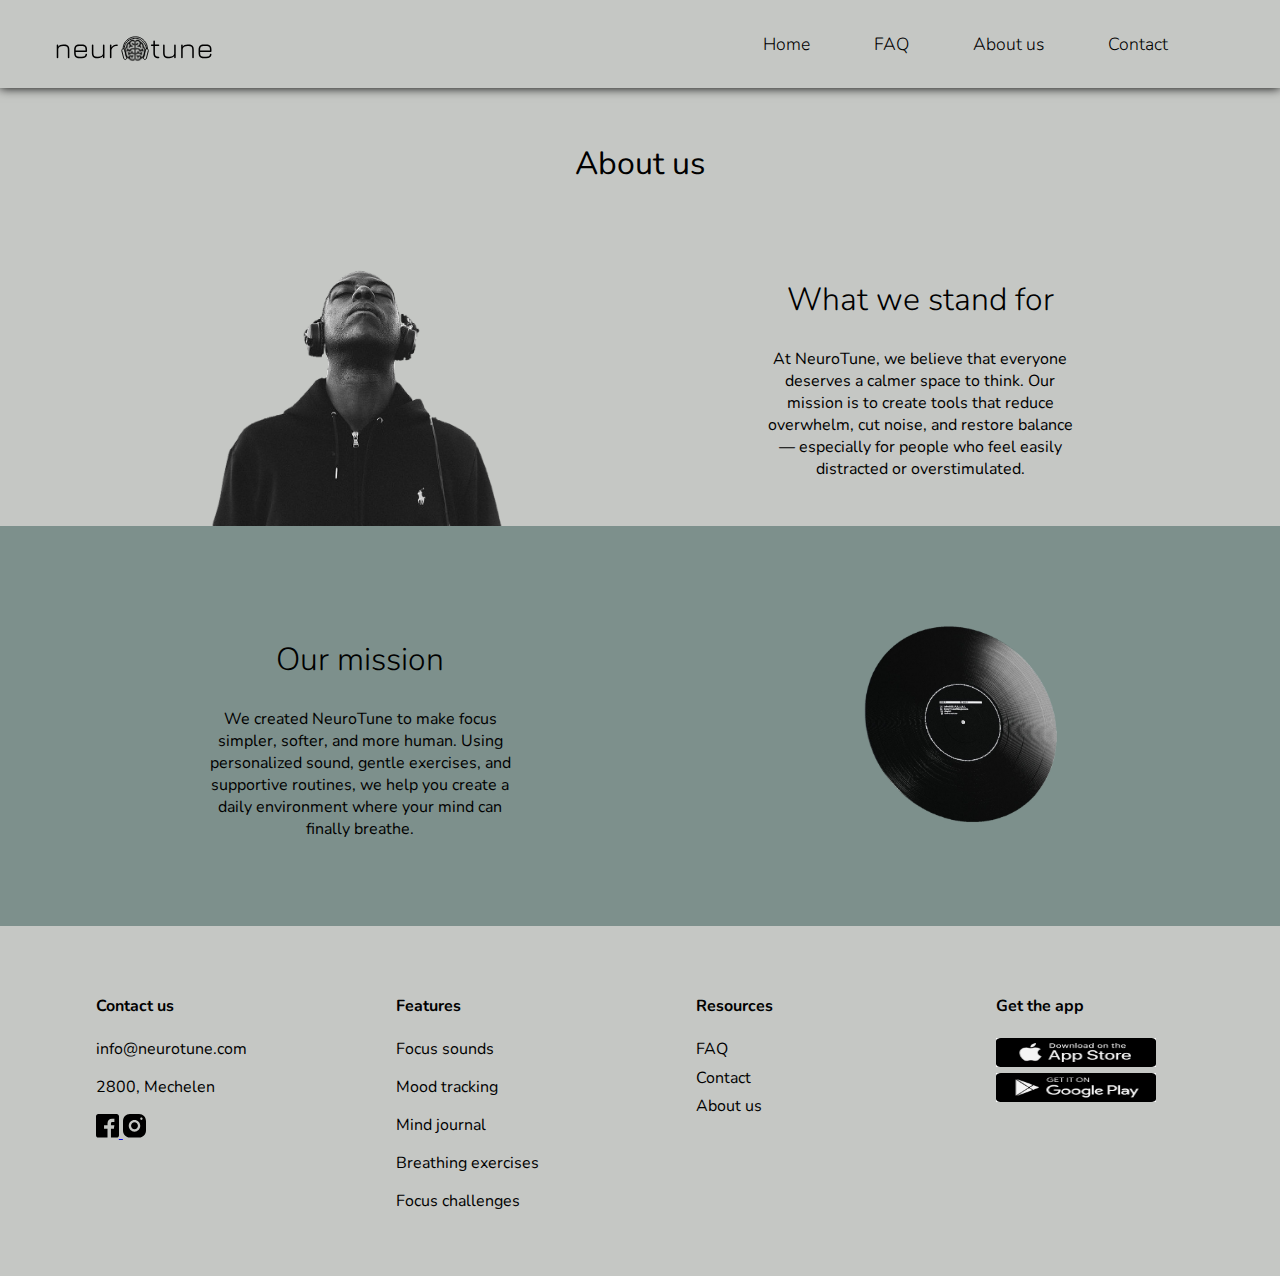
<file: about.html>
<!DOCTYPE html>
<html lang="en">
<head>
    <meta charset="UTF-8">
    <meta name="viewport" content="width=device-width, initial-scale=1.0">
    <title>About</title>
    <link rel="stylesheet" href="css/style.css">
</head>
<body>
    <header>
        <nav>
            <a class="logo" href="index.html">
                <img class="logo" src="images/logo-neurotune-svg.svg" alt="Neurotune logo">
            </a>
            
            <input type="checkbox" id="hamburger">

            <label for="hamburger" class="hamburger">
                <span></span>
                <span></span>
                <span></span>
            </label>

            <div class="slideout">
                <a class="links" href="index.html">Home</a>
                <a class="links" href="faq.html">FAQ</a>
                <a class="links" href="about.html">About us</a>
                <a class="links" href="contact.html">Contact</a>
            </div>   
        </nav>
    </header>

    <main>
        <section class="about-section1">
                <h1>About us</h1>
        <div class="about-wrapper1">
            <div>
                <h2>What we stand for</h2>
                <p>At NeuroTune, we believe that everyone deserves a calmer space to think. Our mission is to create tools that reduce overwhelm, cut noise, and restore balance — especially for people who feel easily distracted or overstimulated.</p>
            </div>

            <div>
                <img class="aboutimg1" src="images/about-image-man.png" alt="afbeelding man">
            </div>
        </div>    
        </section>

        <section class="about-section2">
           <div class="about-wrapper2">
            <div>
                <h2>Our mission</h2>
                <p>We created NeuroTune to make focus simpler, softer, and more human. Using personalized sound, gentle exercises, and supportive routines, we help you create a daily environment where your mind can finally breathe.</p>
            </div>

            <div>
                <img class="aboutimg2" src="images/about-image-cd.png" alt="afbeelding cd">
            </div>
           </div>  
        </section>
    </main>

    <footer>
        <div class="footer-item">
            <div class="contact-footer">
                <h3 class="validateheaderabout">.</h3>
                <h4>Contact us</h4>
                <p>info@neurotune.com</p>
                <p>2800, Mechelen</p>
                <div class="socials-icons">
                    <a href="#">
                        <img class="icon" src="images/Facebook-logo.svg" alt="Facebook logo">
                    </a>

                    <a href="#">
                        <img class="icon" src="images/Instagram-logo.svg" alt="Instagram logo">
                    </a>
                </div>
            </div>
        </div>
        <div class="footer-item">
            <div>
                <h4>Features</h4>
                <ul>
                    <li><p>Focus sounds</p></li>
                    <li><p>Mood tracking</p></li>
                    <li><p>Mind journal</p></li>
                    <li><p>Breathing exercises</p></li>
                    <li><p>Focus challenges</p></li>
                </ul>
            </div>
        </div>


        <div class="footer-item">
            <div class="resources" >
                <h4>Resources</h4>
                <ul>
                    <li><a class="footerlink" href="faq.html">FAQ</a></li>
                    <li><a class="footerlink" href="contact.html">Contact</a></li>
                    <li><a class="footerlink" href="about.html">About us</a></li>
                </ul>
            </div>
        </div>

        <div class="footer-item">
            <div class="get-app" >
                <h4>Get the app</h4>
                <a href="#">
                    <img src="images/app-store-downlaod.jpg" alt="Download app store">
                </a>

                <a href="#">
                    <img src="images/google-play-download.jpg" alt="Download google play">
                </a>
            </div>
        </div>
    </footer>
</body>
</html>
</file>
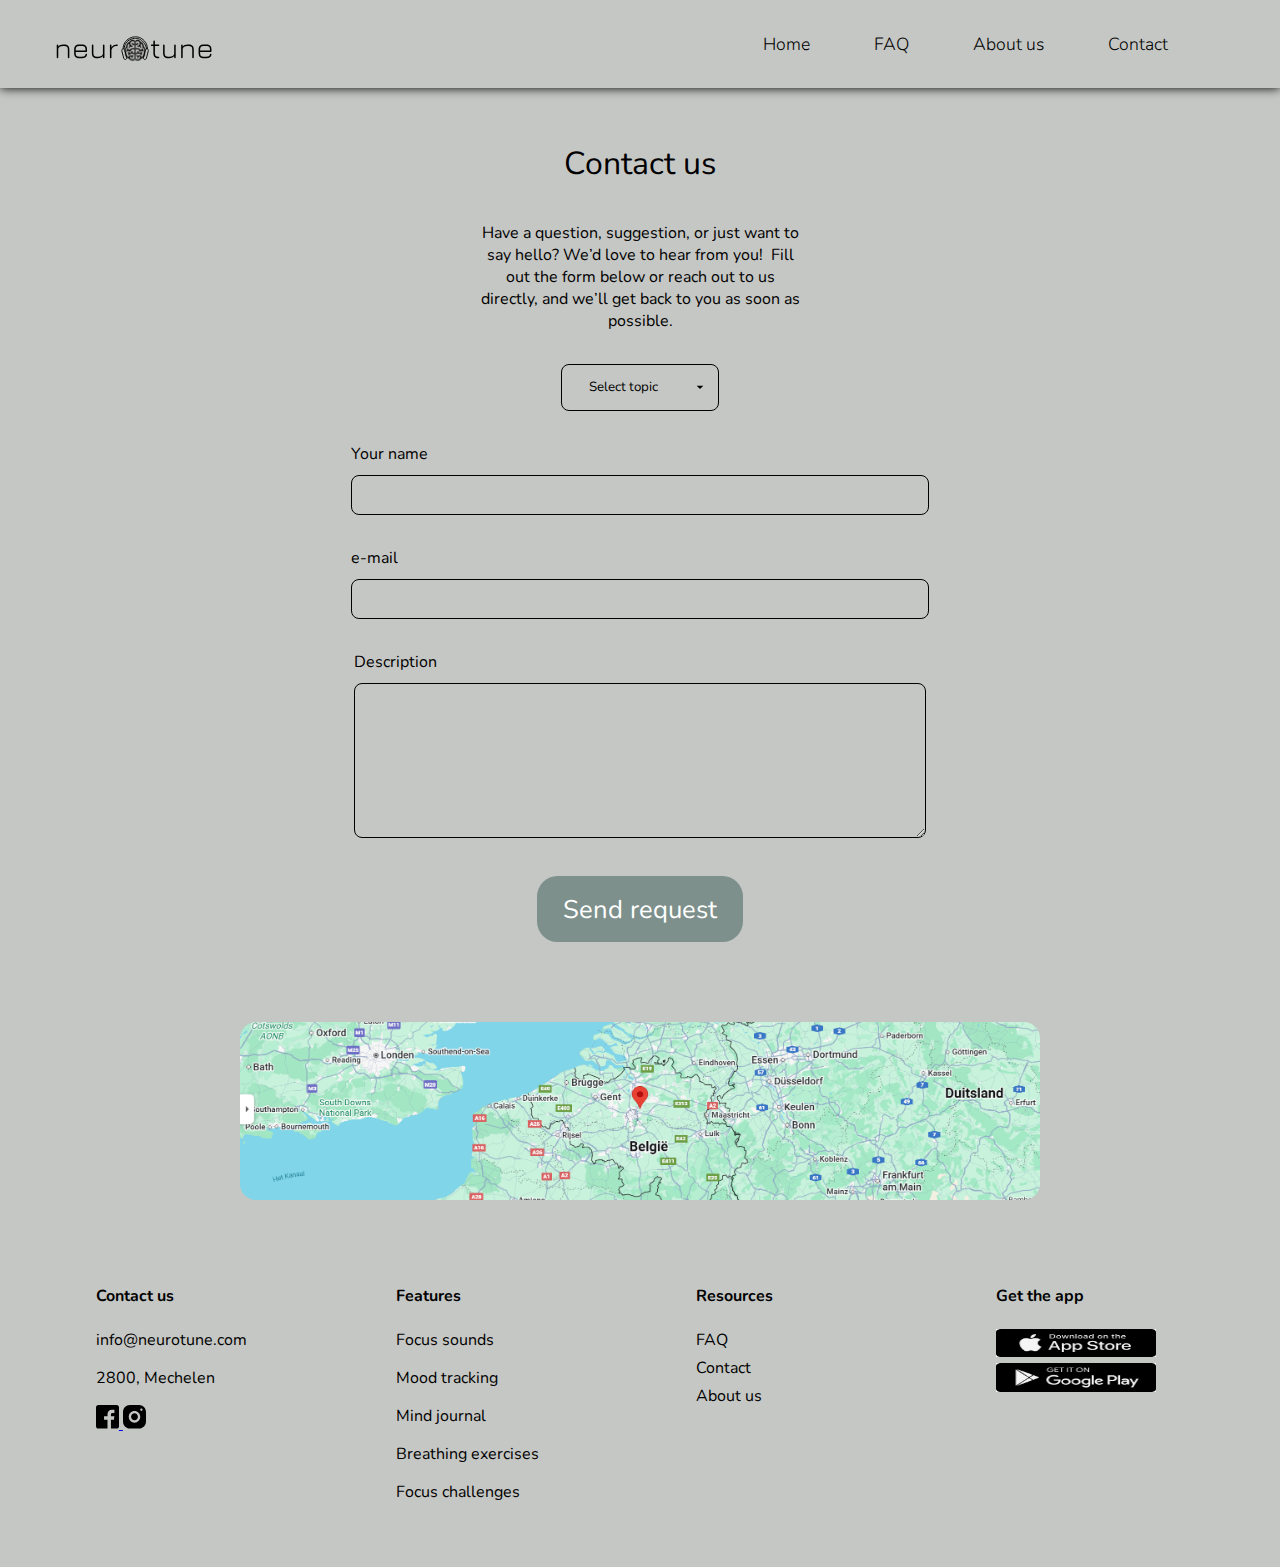
<file: contact.html>
<!DOCTYPE html>
<html lang="en">
<head>
    <meta charset="UTF-8">
    <meta name="viewport" content="width=device-width, initial-scale=1.0">
    <title>Contact us</title>
    <link rel="stylesheet" href="css/style.css">
</head>
<body>
    <header>
        <nav>
            <a class="logo" href="index.html">
                <img class="logo" src="images/logo-neurotune-svg.svg" alt="Neurotune logo">
            </a>
        
            <input type="checkbox" id="hamburger">

            <label for="hamburger" class="hamburger">
                <span></span>
                <span></span>
                <span></span>
            </label>

            <div class="slideout">
                <a class="links" href="index.html">Home</a>
                <a class="links" href="faq.html">FAQ</a>
                <a class="links" href="about.html">About us</a>
                <a class="links" href="contact.html">Contact</a>
            </div>   
        </nav>
    </header>
    <main>
        <section class="contact-section">
            <div class="contact">
                <h1>Contact us</h1>
                <p>Have a question, suggestion, or just want to say hello? We’d love to hear from you!  Fill out the form below or reach out to us directly, and we’ll get back to you as soon as possible.</p>
            <div class="contact-layout">
                <form action="contact-form">
                    <div class="topic">
                        <label for="topic"></label>
                        <select name="topic" id="topic">
                            <option value="" disabled selected>Select topic</option>
                            <option value="support">Support</option>
                            <option value="general">General question</option>
                            <option value="other">Other</option>
                        </select>
                    </div>

                    <div>
                        <label for="Your-name">Your name</label>
                        <input type="text" id="Your-name">
                    </div>

                    <div>
                        <label for="e-mail">e-mail</label>
                        <input type="text" id="e-mail">
                    </div>

                    <div>
                        <label  for="description" >Description</label>
                        <textarea class="description" id="description" rows="5"></textarea>
                    </div>

                    <a class="btn" href="#">Send request</a>
                </form>
            </div>

            <div class="kaart-wrapper">
        <img class="kaart" src="images/map.png" alt="locatie">
        </div>
        </div>
        </section>
        
        
        
    </main>

    <footer>
        <div class="footer-item">
            <div class="contact-footer">
                <h2 class="invisibleheadercontact">2</h2>
                <h3 class="invisibleheadercontact">&</h3>
                <h4 id="contacth2">Contact us</h4>
                <p>info@neurotune.com</p>
                <p>2800, Mechelen</p>
                <div class="socials-icons">
                    <a href="#">
                        <img class="icon" src="images/Facebook-logo.svg" alt="Facebook logo">
                    </a>

                    <a href="#">
                        <img class="icon" src="images/Instagram-logo.svg" alt="Instagram logo">
                    </a>
                </div>
            </div>
        </div>
        <div class="footer-item">
            <div >
                <h4>Features</h4>
                <ul>
                    <li><p>Focus sounds</p></li>
                    <li><p>Mood tracking</p></li>
                    <li><p>Mind journal</p></li>
                    <li><p>Breathing exercises</p></li>
                    <li><p>Focus challenges</p></li>
                </ul>
            </div>
        </div>


        <div class="footer-item">
            <div class="resources" >
                <h4>Resources</h4>
                <ul>
                    <li><a class="footerlink" href="faq.html">FAQ</a></li>
                    <li><a class="footerlink" href="contact.html">Contact</a></li>
                    <li><a class="footerlink" href="about.html">About us</a></li>
                </ul>
            </div>
        </div>

        <div class="footer-item">
            <div class="get-app" >
                <h4>Get the app</h4>
                <a href="#">
                    <img src="images/app-store-downlaod.jpg" alt="Download app store">
                </a>

                <a href="#">
                    <img src="images/google-play-download.jpg" alt="Download google play">
                </a>
            </div>
        </div>
    </footer>
</body>
</html>
</file>
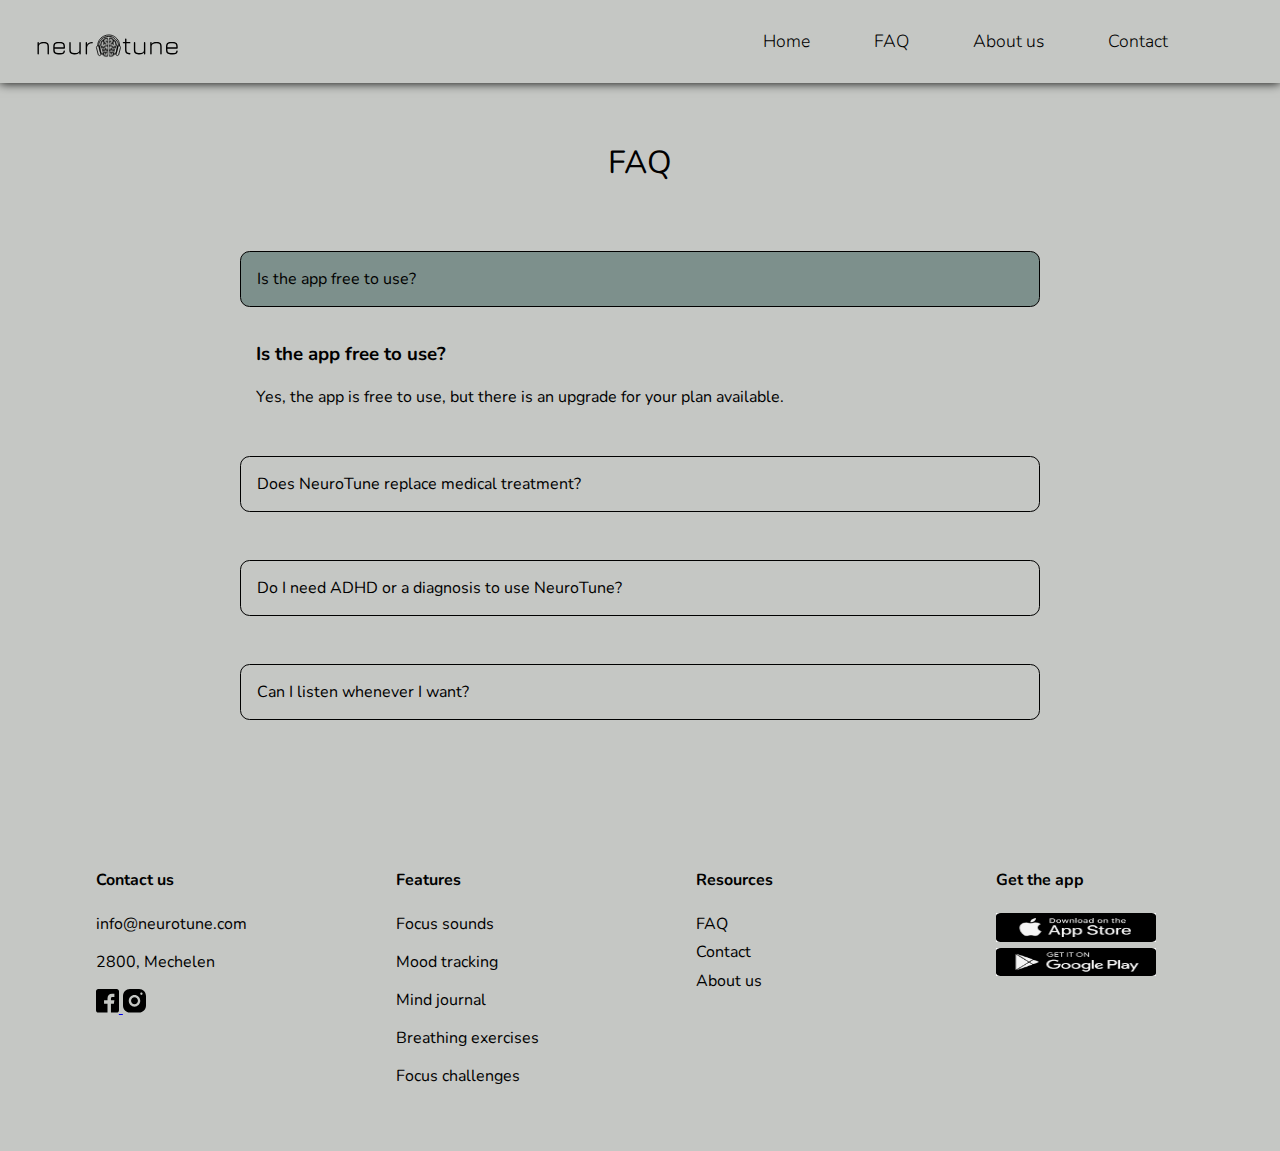
<file: faq.html>
<!DOCTYPE html>
<html lang="en">
<head>
    <meta charset="UTF-8">
    <meta name="viewport" content="width=device-width, initial-scale=1.0">
    <title>faq</title>
    <link rel="stylesheet" href="css/style.css">
</head>

<body>
    <header>
        <nav>
            <a href="index.html">
                <img src="images/logo-neurotune-svg.svg" alt="Neurotune logo" class="logo">
            </a>

            <input type="checkbox" id="hamburger">

            <label for="hamburger" class="hamburger">
                <span></span>
                <span></span>
                <span></span>
            </label>

            <div class="slideout">
                <a class="links" href="index.html">Home</a>
                <a class="links" href="faq.html">FAQ</a>
                <a class="links" href="about.html">About us</a>
                <a class="links" href="contact.html">Contact</a>
            </div>   
        </nav>
    </header>

    <main class="mainfaq">
        <h2>FAQ</h2>
        <section  >
  

  <div class="faq">
    <input type="radio" name="faq" class="questions" id="q1" checked>
    <label for="q1">Is the app free to use?</label>
    <div class="answer">
      <h3>Is the app free to use?</h3>
      <p>Yes, the app is free to use, but there is an upgrade for your plan available.</p>
    </div>

    <input type="radio" name="faq" class="questions" id="q2">
    <label for="q2">Does NeuroTune replace medical treatment?</label>
    <div class="answer">
      <h3>Does NeuroTune replace medical treatment?</h3>
      <p>No, it is a supportive tool designed to help you focus and calm down.</p>
    </div>

    <input type="radio" name="faq" class="questions" id="q3">
    <label for="q3">Do I need ADHD or a diagnosis to use NeuroTune?</label>
    <div class="answer">
      <h3>Do I need ADHD or a diagnosis to use NeuroTune?</h3>
      <p>No, anyone can use NeuroTune, with or without concentration challenges.</p>
    </div>

    <input type="radio" name="faq" class="questions" id="q4">
    <label for="q4">Can I listen whenever I want?</label>
    <div class="answer">
      <h3>Can I listen whenever I want?</h3>
      <p>Yes, the app is available 24/7.</p>
    </div>
  </div>
</section>

       
    </main>

    <footer>
        <div class="footer-item">
            <div class="contact-footer">
                <h4>Contact us</h4>
                <p>info@neurotune.com</p>
                <p>2800, Mechelen</p>
                <div class="socials-icons">
                    <a href="#">
                        <img class="icon" src="images/Facebook-logo.svg" alt="Facebook logo">
                    </a>

                    <a href="#">
                        <img class="icon" src="images/Instagram-logo.svg" alt="Instagram logo">
                    </a>
                </div>
            </div>
        </div>
        <div class="footer-item">
            <div>
                <h4>Features</h4>
                <ul>
                    <li><p>Focus sounds</p></li>
                    <li><p>Mood tracking</p></li>
                    <li><p>Mind journal</p></li>
                    <li><p>Breathing exercises</p></li>
                    <li><p>Focus challenges</p></li>
                </ul>
            </div>
        </div>


        <div class="footer-item">
            <div class="resources" >
                <h4>Resources</h4>
                <ul>
                    <li><a class="footerlink" href="faq.html">FAQ</a></li>
                    <li><a class="footerlink" href="contact.html">Contact</a></li>
                    <li><a class="footerlink" href="about.html">About us</a></li>
                </ul>
            </div>
        </div>

        <div class="footer-item">
            <div class="get-app" >
                <h4>Get the app</h4>
                <a href="#">
                    <img src="images/app-store-downlaod.jpg" alt="Download app store">
                </a>

                <a href="#">
                    <img src="images/google-play-download.jpg" alt="Download google play">
                </a>
            </div>
        </div>
    </footer>
    
</body>
</html>
</file>
<file: css/style.css>
@import url('https://fonts.googleapis.com/css2?family=Nunito:ital,wght@0,200..1000;1,200..1000&display=swap');

*{
    font-family: Nunito;
   
}
body{
    margin: 0;
    overflow-x: hidden;
    
}

/* NAVIGATIE*/

nav{
    
    display: flex;
    position: relative;
    justify-content: center;
    text-align: center;
    align-items: center;
    padding: 1em;
    background-color: #C5C7C4 ;
    box-shadow: 0 0.1px 10px ;

}

.logo {
   width: 100%;
   max-width: 10em;
   display: flex;
   justify-content: center;
   margin: 0 auto;
   align-items: center;
   margin-left: auto;
   margin-right: auto;
   
   
}

.mainfaq{
    padding-top: 2em;
}

.links {
    text-decoration: none;
    color: black;
    font-size: 1.2em;
    font-weight: 300;
    gap: 10em;
}


.links:hover {
    color: #7D908C;
    transition: all 0.1s ease-in;
}

#hamburger{
    display: none;
}
.hamburger{
    display: inline-block;
    position: absolute;
    right: 2em;
    top: 2.7em;
    width: 1.5em;
    height: 2em;
    padding: 0;
    cursor: pointer;
    z-index: 1100;
    
}



.hamburger span {
    position: absolute;
    height: 2px;
    background-color: black;
    width: 100%;
    top: 0;
    left: 0;
    cursor: pointer;
    transition: all 0.3s ease-in;
}


.hamburger span:nth-child(1) {
    top: 6px;
}

.hamburger span:nth-child(2) {
    top: 12px;
}

#hamburger:checked ~ .slideout {
    transform: translateY(0);
}

.slideout {
    position: absolute;
    top: 0;
    left: 0;
    width: 100%;
    height: 16em;
    background-color: #7D908C;
    transform: translateY(-100%);
    transition: transform 0.3s ease-in;
    z-index: 1050;
    padding-top: 7em;
    display: flex;
    flex-direction: column;
   
}

.slideout a {
    color: black;
    text-decoration: none;
    padding-bottom: 2em;
    font-size: 1.2em;
    text-align: center;
    margin: 0 auto;
    
    
}

.slideout a:hover{
    color: white;
    transition: all 0.2s ease-in-out;
    
}

#hamburger:checked ~ .hamburger span:nth-child(1) {
    opacity: 0;
}

#hamburger:checked ~ .hamburger span:nth-child(2) {
    transform: rotate(45deg);
    top: 6px;
}

#hamburger:checked ~ .hamburger span:nth-child(3) {
    transform: rotate(-45deg);
    top: 6px;
}

@media(min-width:768px) {

    .logo{
        justify-content: flex-start;
        margin: 0;
        padding-left: 1.2em;
        
    }

    
    
    .slideout {
    position: static;
    transform: none;
    height: auto;
    background: none;
    padding: 0;
    flex-direction: row;
    justify-content: flex-end;
    gap: 2em;
    padding-right: 1em;
  }

  /* Links horizontaal naast elkaar */
  .slideout a {
    color: black;
    padding: 0;
    margin: 0;
    font-size: 1.1em;
    
  }

    .hamburger{
        display: none;
    }
}



/* HEADER*/

header{
    background-color: #C5C7C4;
    
}

header section{
    padding-left: 2em;
    padding-top: 2em;
}

.indexsection1 p{
    padding-bottom: 1em;
}

.btn{
    display: inline-block;
    text-decoration: none;
    background-color: #7D908C;
    color: white;
    border-radius: 0.8em;
    padding-top: 0.6em;
    padding-bottom: 0.6em;
    padding-left: 1em;
    padding-right: 1em;
    font-size: 1.1em;
    position: relative;
    z-index: 10;
    
}

.btn:hover{
    background-color: #b6a1a1;
    transition: all 0.2s ease-in-out;
    
}


header h1{
    font-size: 3em;
    font-weight: 300;
    
}

header p{
    width: 100%;
    font-size: 1.2em;
}


.hero{
    width: 100%;
    padding-left: 0;
    height: auto;
   overflow: hidden;
   display: block;
   margin: 0 auto;
   margin-top: -4em;
   transform: translateY(-1.3em);
   padding-top: 3em;
}

@media(min-width:768px) {
    .hero{
        transform: translateY(-0.9em);
    }

    header p{
        width: 100%;
        max-width: 30em;
        
    }

    .indexsection1 p{
    padding-bottom: 3em;
}

.btn{
    font-size: 1.3em;
}


}

@media(min-width:1200px) {
    header p{
        width: 100%;
        max-width: 30em;
        font-size: 1.6em;
        
    }

    header h1{
        font-size: 4em;
    }

    .btn{
        font-size:1.6em;
    }

    .hero{
        
        width: 100%;
        max-width: 60em;
        margin-top: -15em;
        
        
    }
     .slideout {
        padding-right: 6em;
        gap: 4em;
        
    }

    
}

@media(min-width:1400px) {
    .hero{
        padding-left: 12em;
    }

    .slideout {
        padding-right: 8em;
        gap: 4em;
        
    }

    .logo{
        padding-left: 5em;
    }

    .indexsection1{
        padding-left: 6em;
    }

  
}
/* SECTION 1*/

main{
    background-color: #7D908C;
}
.section1 {
    margin-top: -1.69em;
    padding-bottom: 5em;
    
}

.section1 p{
    text-align: center;
    margin: 0 auto;
    width: 100%;
    max-width: 20em;
    padding-top: 1em;
    padding-bottom: 1.5em;
    font-size:1.2em ;
}

.section1 h2{
    margin: 0 auto;
    text-align: center;
    padding-top: 2em;
    font-size: 2em;
    font-weight: 400;
}

.mockup{
    display: block;
    margin: 0 auto;
    align-items: center;
    width: 100%;
    max-width: 15em;
    
}

@media(min-width:768px) {
    .section1{
        display: flex;
        justify-content: center;
        gap: 2em;
        padding-top: 2em;
    }
}

@media(min-width:1200px) {
    .section1{
        gap: 10em;
        padding-top: 2em;
    }

    .section1 h2{
        font-size: 2em;
    }

    .section1 p{
        font-size: 1.6em;
    }
}

@media(min-width:1200px) {
    .section1{
        gap: 20em;
    }
}

.article p{
    width: 100%;
    max-width: 10em;
    margin: 0 auto;
    font-size: 1.2em;
}

.article {
    padding: 3em;
}

.features{
    display: grid;
  grid-template-columns: 1fr;
  gap: 2em;
  margin-top: 3em;
}

.section2{
    text-align: center;
}

.section2 h3{
    font-size: 1.5em;
    font-weight: 400;
}

.article h3{
    font-weight: 600;
}
.section2 h2{
    font-size: 2em;
    font-weight: 400;
}

@media (min-width:768px) {
    .features{
        grid-template-columns: repeat(2,1fr);
        grid-template-rows:auto auto ;
    }

    .article:nth-child(1) {
    grid-column: 1 / 3;
    justify-self: center;
  }

  .article:nth-child(2) {
    grid-column: 1;
  }

  .article:nth-child(3) {
    grid-column: 2;
  }
}

@media(min-width:1200px) {
    .features {
        display: flex;
        flex-direction: row;
        justify-content: center;
        margin: 0 auto;
    }

    .article p{
   
    font-size: 1.6em;
}
}

.section3{
    background-color: #C5C7C4;
    margin-bottom: -5em;
    
}
footer{
    
    background-color: #C5C7C4;
    padding: 3em 2em;
    display: grid;
    grid-template-columns: repeat(2,1fr);
    gap: 2em;
    text-align: left;
    
}

footer ul{
    list-style: none;
    padding: 0;
    margin: 0;
}

.footer-item div{
    text-align: left;
}

footer li{
    margin-bottom: 0.4em;
    display: block;
    
}

footer a img{
    height: 1.8em;
}

.footerlink{
    text-decoration: none;
    color: black;
}

.footerlink:hover{
    color: white;
    transition: all 0.1s ease-in;
}

.get-app img{
    width: 100%;
    max-width: 10em;
}
.wave{
    width: 100%;
}

.icon{
    height: 1.5em;
}

@media (min-width:768px) {
    .wave{
        margin-top: -10em;
        margin-bottom: -7em;
    }

    footer{
        grid-template-columns: repeat(4, 1fr);
        gap: 3em;
        align-items: start;
    }
}

@media (min-width:1200px) {
    .wave{
        margin-top: -18em;
        margin-bottom: -10em;
    }
    
    footer{
        padding-left: 6em;
    }
}

@media(min-width:1400px) {
    footer{
        padding-left: 9em;
    }
}


/*FAQ*/

main h2{
    text-align: center;
    font-weight: 400;
    font-size: 2em;
}
.faq{
    padding: 2em;
    padding-right: 4em;
    padding-left: 4em;
    
}

.mainfaq{
    background-color: #C5C7C4;
}
.faq input[type="radio"] {
  display: none;
}

.faq label {
  color:black;
  display: block;
  padding: 1em;
  background-color: transparent;
  margin-top: 0.5em;
  cursor: pointer;
  border-radius: 0.6em;
  transition: background-color 0.3s ease;
  border: 0.1em solid black;
  
  
}

.faq label:hover{
    background-color: #7D908C;
}

.faq input[type="radio"]:checked + label {
  color:black;
  background-color: #7D908C;
   
}

.answer {
   max-height: 0;
  overflow: hidden;
  opacity: 0;
  transform: translateY(-10px);
  transition:
    max-height 0.4s ease,
    opacity 0.3s ease,
    transform 0.3s ease;
  padding: 1em;
  background-color: transparent;
  margin-bottom: 1em;
  
}

.faq input[type="radio"]:checked + label + .answer {
    max-height: 300px;
    opacity: 1;
    transform: translateY(0);
    padding: 1em;
}


@media(min-width:768px) {
    .faq{
        max-width: 50em;
        margin: 0 auto;
        
        
    }
}



.about-section1{
    background-color: #C5C7C4;
    padding-top: 2em;
    
}
.about-section1 h1{
    text-align: center;
    font-weight: 400;
}

.about-section1 h2{
    font-weight: 300;
    
}

.about-section1 p{
    width: 100%;
    max-width: 20em;
    text-align: center;
    margin: 0 auto;
    margin-bottom:-5em ;
}

.aboutimg1{
    width: 100%;
    max-width: 25em;
    display: flex;
    margin: 0 auto;
}


.aboutimg2{
    width: 100%;
    max-width: 15em;
    display: flex;
    margin: 0 auto;
    padding-top: 2em;
    padding-bottom: 2em;
}

.about-section2{
    padding-top: 3em;
    padding-bottom: 3em;
}

.about-section2 h1{
    text-align: center;
    font-weight: 400;
}

.about-section2 h2{
    font-weight: 300;
}
.about-section2 p{
    width: 100%;
    max-width: 20em;
    text-align: center;
    margin: 0 auto;
}

@media(min-width:900px) {
        .about-wrapper1{
        display: grid;
        grid-template-columns: 1fr 1fr;
        align-items: center;
        justify-content: center;
        margin: 0 auto;
        margin-top: -5em;
        
    }

     .about-wrapper1 > div:first-child {
        text-align: left;
    }

    .about-wrapper1 {
        grid-template-columns: auto 1fr;
    }

    .about-wrapper1 > div:last-child {
        order: -1;
    }


    .about-wrapper2{
        display: flex;
        align-items: center;
        margin: 0 auto;
        justify-content: center;
        gap: 10em;
    }
}

@media(min-width:1200px) {
    .about-wrapper1{
        display: grid;
        grid-template-columns: 1fr 1fr;
        align-items: center;
        justify-content: center;
        margin: 0 auto;
        margin-top: -5em;
        
    }

     .about-wrapper1 > div:first-child {
        text-align: left;
    }

    .about-wrapper1 {
        grid-template-columns: auto 1fr;
    }

    .about-wrapper1 > div:last-child {
        order: -1;
    }

    .aboutimg1{
        padding-left: 10em;
    }

    .about-wrapper2{
        display: flex;
        align-items: center;
        margin: 0 auto;
        justify-content: center;
        gap: 20em;
    }
}

@media(min-width:1400px) {
    .aboutimg1{
        padding-left: 16em;
    }
}

@media(min-width:1600px) {
    .aboutimg1{
        padding-left: 26em;
    }
}

/*CONTACT*/

.contact-section{
    background-color: #C5C7C4;
    padding-top: 2em;
    
}


.contact-section p{
    max-width: 20em;
    margin: 0 auto;
    padding-top: 1em;

}
.contact{
    text-align: center;
    color: white;
    display: flex;
    flex-direction: column;
    margin: 0 auto;
    color: black;
}

.contact h1{
    font-weight: 400;
}
.contact input{
    border: solid 0.1em black;
    background-color: transparent;
    border-radius: 0.5em;
    padding: 0.5em;
    font-size: 1em;
    outline: none;
    margin: 2em;
    width: 70%;
    color: black;
    caret-color: black;
    
}

.contact textarea {
  border: solid 0.1em black;
  background-color: transparent;
  border-radius: 0.5em;
  padding: 0.8em;
  font-size: 1em;
  outline: none;
  margin: 2em;
  width: 68%;
  color: black;
  caret-color: black;
  resize: vertical; /* gebruiker mag groter maken */
  min-height: 8em;
}

.contact label{
    position: absolute;
    padding-left: 2em;
    
}

.invisibleheadercontact {
    display: none;
}

.validateheaderabout {
    display: none;
}

.bericht{
    padding-bottom: 2em;
    
}

.topic{
    padding-top: 2em;
    padding-bottom: 2em;
     position: relative;
    width: 100%;
}

#topic:hover{
    background-color: #7D908C;
    transition: all 0.2s ease-in-out;
}

#topic {
    
    padding: 1em 2em 1em 2em;
    border: solid 0.1em black;
    border-radius: 0.6em ;
    background-color: transparent;
    appearance: none;
    -webkit-appearance: none;
    -moz-appearance: none;
    cursor: pointer;
    transition: border 0.3s, box-shadow 0.3s;
    
    
    
}

#topic:focus{
    outline: none;
    border-color: black;
    background-color: #7D908C;
}

#topic{
     background-image: url('data:image/svg+xml;utf8,<svg fill="black" height="24" viewBox="0 0 24 24" width="24" xmlns="http://www.w3.org/2000/svg"><path d="M7 10l5 5 5-5z"/></svg>');
    background-repeat: no-repeat;
    background-position: right 10px center;
    background-size: 16px;
}



.kaart{
    display: block;
    margin: 0 auto;
    width: 100%;
    justify-content: center;  
    
    
}
.kaart-wrapper{
    padding-top: 5em;
}



@media(min-width:768px){
    .contact {
        width: 100%;
        max-width: 50em;
        margin: 0 auto;
  }

  .kaart {
    border-radius: 1em;
    margin-bottom: 1em;
  }
}
</file>
